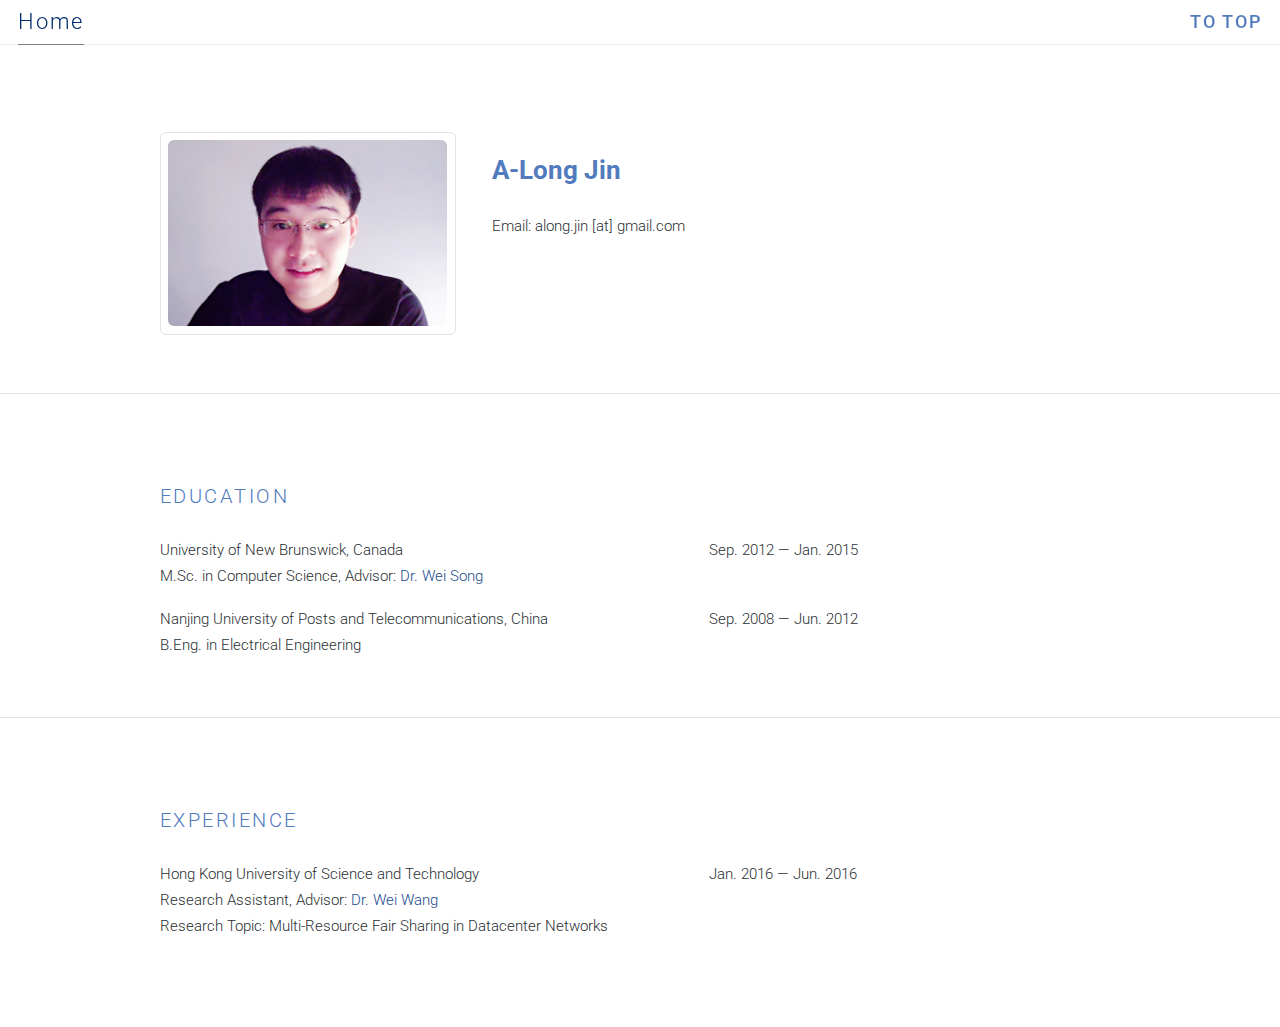
<file: index.html>
<!DOCTYPE HTML>
<!--
	Ion by TEMPLATED
	templated.co @templatedco
	Released for free under the Creative Commons Attribution 3.0 license (templated.co/license)
-->
<html>
	<head>
		<title>A-Long Jin</title>
		<link rel="icon" href="images/favicon.png" />
		<meta http-equiv="content-type" content="text/html; charset=utf-8" />
		<meta name="description" content="" />
		<meta name="keywords" content="" />
		<script src="js/jquery.min.js"></script>
		<script src="js/skel.min.js"></script>
		<script src="js/skel-layers.min.js"></script>
		<script src="js/init.js"></script>
		<noscript>
			<link rel="stylesheet" href="css/skel.css" />
			<link rel="stylesheet" href="css/style.css" />
			<link rel="stylesheet" href="css/style-xlarge.css" />
		</noscript>
	</head>
	
	<body id="top">
		<!-- Header -->
			<header id="header" class="skel-layers-fixed">
				<nav id="nav">
					<ul class="ul navigate">
						<li><a href="index.html" class="current">Home</a></li>
					</ul>
				</nav>
				<h1><a href="index.html">To Top</a></h1>
			</header>

		<!-- Main -->
			<section id="affiliations" class="wrapper style1">
				<div class="container">
					<div class="row">
						<div class="4u">
							<section class="box full">
								<img class="image full" src="images/AJ.jpeg" alt="" /></a>
							</section>
						</div>
						<div class="6u">
							<section>
								<br>
								<p style="font-size: 1.75em; font-weight: bold; color: #527bbd">A-Long Jin</p>
								<p style="margin-top: -12pt">
									Email: along.jin [at] gmail.com
									<br>
								</p>
							</section>
						</div>
					</div>
				</div>
			</section>

			<hr class="tight" />

			<section id="education" class="wrapper style1">
				<div class="container">
					<h2>Education</h2>
					<p>
						<table>
							<col width="200">
							<col width="150">
  							<tr>
								<td>University of New Brunswick, Canada</td> <td>Sep. 2012 &mdash; Jan. 2015</td>
  							</tr>
							<tr>
 								<td colspan="2">M.Sc. in Computer Science, Advisor: <a href="http://www.cs.unb.ca/~wsong">Dr. Wei Song</a></td>
							</tr>
						</table>
					</p>

					<p style="margin-top: -12px">
						<table>
							<col width="200">
							<col width="150">
  							<tr>
								<td>Nanjing University of Posts and Telecommunications, China</td> <td>Sep. 2008 &mdash; Jun. 2012</td>
  							</tr>
							<tr>
 								<td colspan="2">B.Eng. in Electrical Engineering</td>
							</tr>
						</table>
					</p>				
				</div>
			</section>
			
			<hr class="tight" />
			
			<section id="experience" class="wrapper style1">
				<div class="container">
					<h2>Experience</h2>
					<p>
						<table>
							<col width="200">
							<col width="150">
  							<tr>
								<td>Hong Kong University of Science and Technology</td> <td>Jan. 2016 &mdash; Jun. 2016</td>
  							</tr>
							<tr>
 								<td colspan="2">Research Assistant, Advisor: <a href="https://home.cse.ust.hk/~weiwa">Dr. Wei Wang</a></td>
							</tr>
							<tr>
 								<td colspan="2">Research Topic: Multi-Resource Fair Sharing in Datacenter Networks</td>
							</tr>
						</table>
					</p>
				</div>
			</section>
	</body>
</html>
</file>
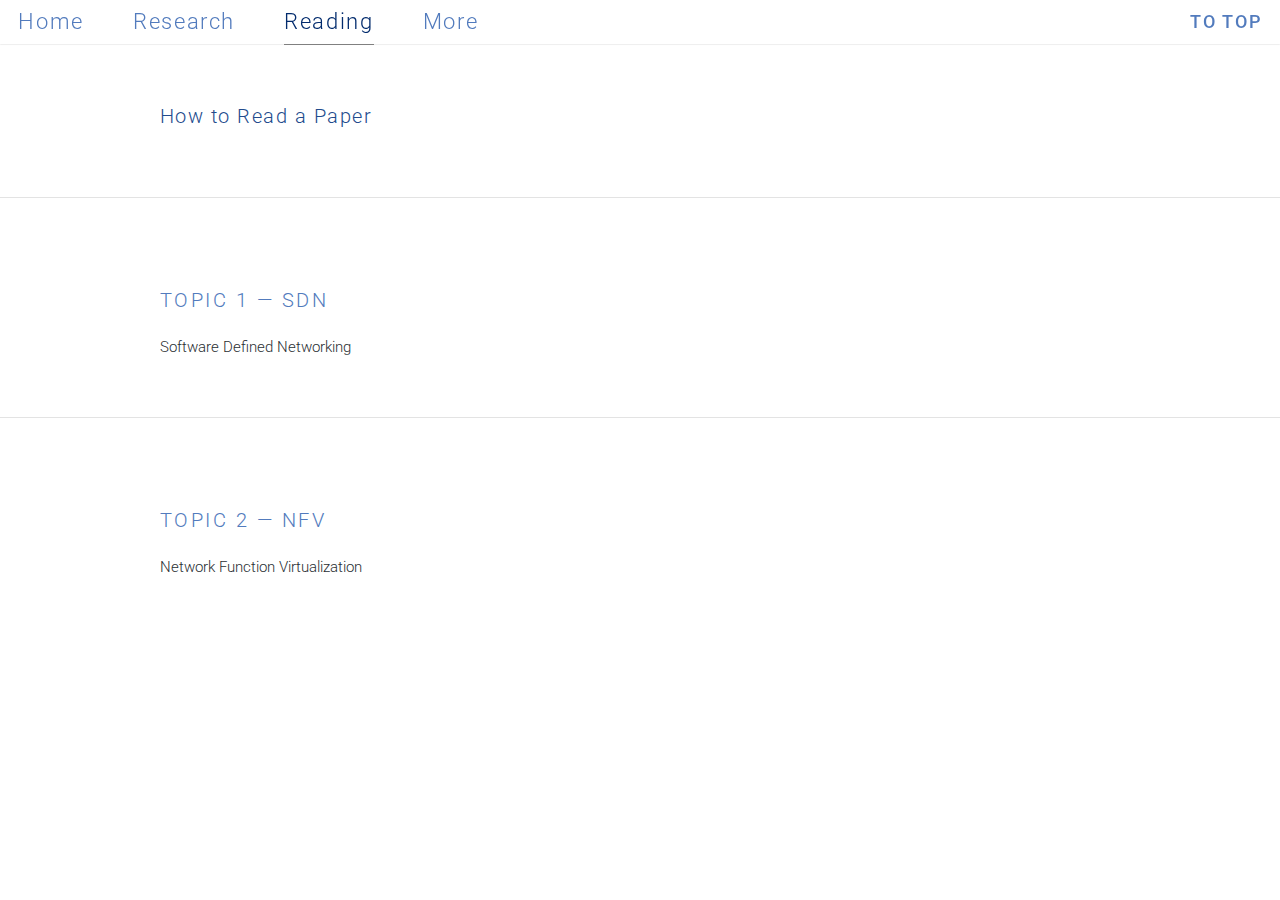
<file: reading.html>
<!DOCTYPE HTML>
<!--
	Ion by TEMPLATED
	templated.co @templatedco
	Released for free under the Creative Commons Attribution 3.0 license (templated.co/license)
-->
<html>
	<head>
		<title>Reading</title>
		<link rel="icon" href="images/favicon.png" />
		<meta http-equiv="content-type" content="text/html; charset=utf-8" />
		<meta name="description" content="" />
		<meta name="keywords" content="" />
		<script src="js/jquery.min.js"></script>
		<script src="js/skel.min.js"></script>
		<script src="js/skel-layers.min.js"></script>
		<script src="js/init.js"></script>
		<noscript>
			<link rel="stylesheet" href="css/skel.css" />
			<link rel="stylesheet" href="css/style.css" />
			<link rel="stylesheet" href="css/style-xlarge.css" />
		</noscript>
	</head>
	
	<body id="top">
		<!-- Header -->
			<header id="header" class="skel-layers-fixed">
				<nav id="nav">
					<ul class="ul navigate">
						<li><a href="index.html">Home</a></li>
						<li><a href="research.html">Research</a></li>
						<li><a href="reading.html" class="current">Reading</a></li>
						<li><a href="more.html">More</a></li>
					</ul>
				</nav>
				<h1><a href="reading.html">To Top</a></h1>
			</header>
			
		<!-- Main -->
			<section class="wrapper style1">
				<div class="container">
					<p style="font-size: 1.35em; line-height: 1.5em; margin-top: -1.5em; letter-spacing: 0.075em">
						<a href="doc/PaperReading.pdf">How to Read a Paper</a>
						<br>
					</p>
				</div>
			</section>
			
			<hr class="tight" />
			
			<section class="wrapper style1">
				<div class="container">
					<h2>Topic 1 &mdash; SDN</h2>
					<p>
						Software Defined Networking
						<br>
					</p>
				</div>
			</section>
			
			<hr class="tight" />
			
			<section class="wrapper style1">
				<div class="container">
					<h2>Topic 2 &mdash; NFV</h2>
					<p>
						Network Function Virtualization
						<br>
					</p>
				</div>
			</section>
	</body>
</html>
</file>
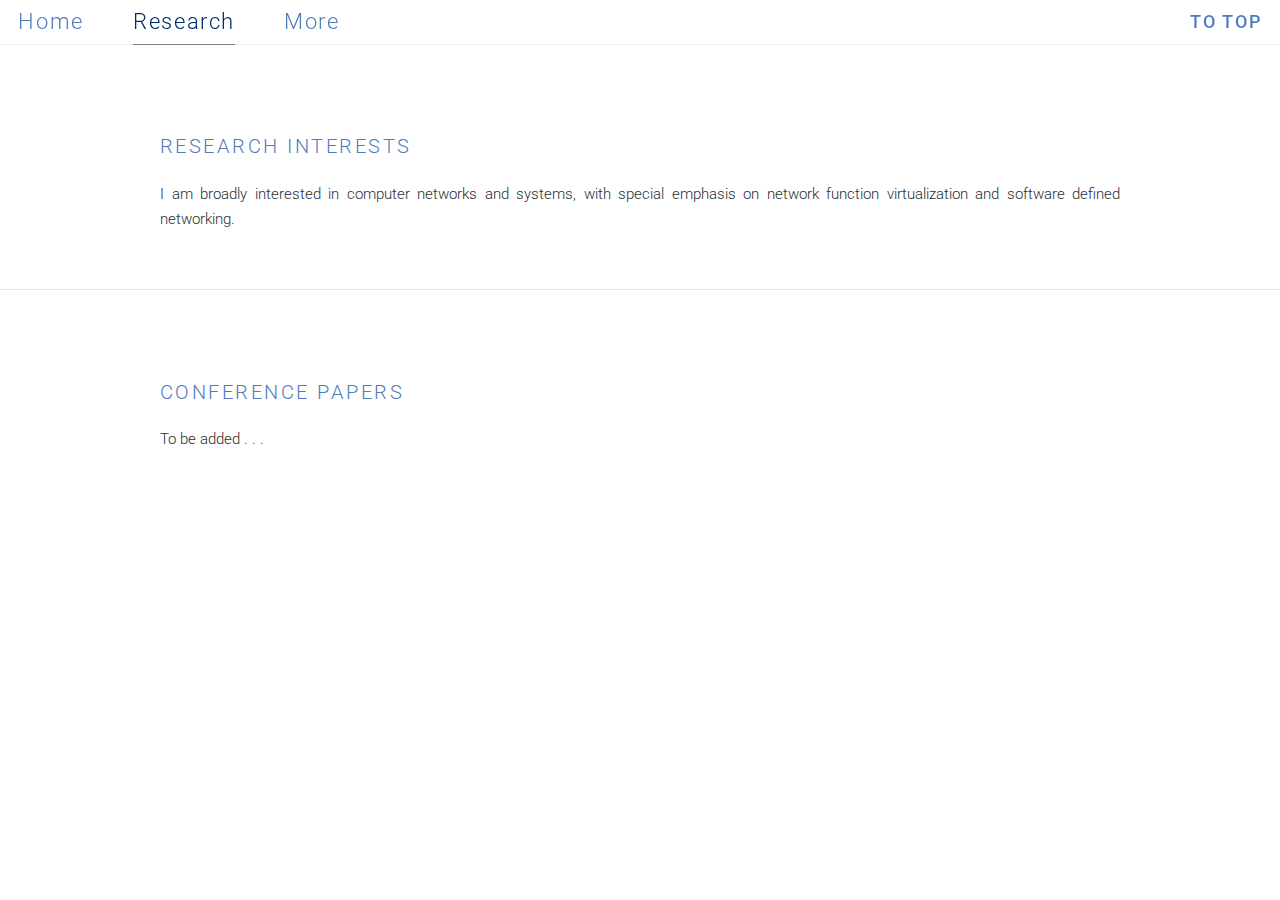
<file: research.html>
<!DOCTYPE HTML>
<!--
	Ion by TEMPLATED
	templated.co @templatedco
	Released for free under the Creative Commons Attribution 3.0 license (templated.co/license)
-->
<html>
	<head>
		<title>Research</title>
		<link rel="icon" href="images/favicon.png" />
		<meta http-equiv="content-type" content="text/html; charset=utf-8" />
		<meta name="description" content="" />
		<meta name="keywords" content="" />
		<script src="js/jquery.min.js"></script>
		<script src="js/skel.min.js"></script>
		<script src="js/skel-layers.min.js"></script>
		<script src="js/init.js"></script>
		<noscript>
			<link rel="stylesheet" href="css/skel.css" />
			<link rel="stylesheet" href="css/style.css" />
			<link rel="stylesheet" href="css/style-xlarge.css" />
		</noscript>
	</head>
	
	<body id="top">
		<!-- Header -->
			<header id="header" class="skel-layers-fixed">
				<nav id="nav">
					<ul class="ul navigate">
						<li><a href="index.html">Home</a></li>
						<li><a href="research.html" class="current">Research</a></li>
						<li><a href="more.html">More</a></li>
					</ul>
				</nav>
				<h1><a href="research.html">To Top</a></h1>
			</header>
			
		<!-- Main -->	
			<section id="interest" class="wrapper style1">
				<div class="container">
					<h2>Research Interests</h2>
					<p>
						I am broadly interested in computer networks and systems, with special emphasis on network function virtualization and software defined networking.
						<br>
					</p>
				</div>
			</section>
			
			<hr class="tight" />
			
			<section id="conference" class="wrapper style1">
				<div class="container">
					<h2>Conference Papers</h2>
					<p>
						To be added . . .
						<br>
					</p>
				</div>
			</section>
	</body>
</html>
</file>
<file: css/style-xlarge.css>
/*
	Ion by TEMPLATED
	templated.co @templatedco
	Released for free under the Creative Commons Attribution 3.0 license (templated.co/license)
*/

/* Basic */

	body, input, select, textarea {
		font-size: 12pt;
	}

/* Banner */

	#banner {
		padding: 9em 0;
	}
</file>
<file: css/skel.css>
/* Resets (http://meyerweb.com/eric/tools/css/reset/ | v2.0 | 20110126 | License: none (public domain)) */

	html,body,div,span,applet,object,iframe,h1,h2,h3,h4,h5,h6,p,blockquote,pre,a,abbr,acronym,address,big,cite,code,del,dfn,em,img,ins,kbd,q,s,samp,small,strike,strong,sub,sup,tt,var,b,u,i,center,dl,dt,dd,ol,ul,li,fieldset,form,label,legend,table,caption,tbody,tfoot,thead,tr,th,td,article,aside,canvas,details,embed,figure,figcaption,footer,header,hgroup,menu,nav,output,ruby,section,summary,time,mark,audio,video{margin:0;padding:0;border:0;font-size:100%;font:inherit;vertical-align:baseline;}article,aside,details,figcaption,figure,footer,header,hgroup,menu,nav,section{display:block;}body{line-height:1;}ol,ul{list-style:none;}blockquote,q{quotes:none;}blockquote:before,blockquote:after,q:before,q:after{content:'';content:none;}table{border-collapse:collapse;border-spacing:0;}body{-webkit-text-size-adjust:none}

/* Box Model */

	*, *:before, *:after {
		-moz-box-sizing: border-box;
		-webkit-box-sizing: border-box;
		box-sizing: border-box;
	}

/* Container */

	body {
		/* min-width: (containers) */
		min-width: 1200px;
	}

	.container {
		margin-left: auto;
		margin-right: auto;
		
		/* width: (containers) */
		width: 1200px;
	}

	/* Modifiers */
	
		.container.small {
			/* width: (containers) * 0.75; */
			width: 900px;
		}

		.container.big {
			width: 100%;

			/* max-width: (containers) * 1.25; */
			max-width: 1500px;

			/* min-width: (containers); */
			min-width: 1200px;
		}

/* Grid */

	.\31 2u { width: 100% }
	.\31 1u { width: 91.6666666667% }
	.\31 0u { width: 83.3333333333% }
	.\39 u { width: 75% }
	.\38 u { width: 66.6666666667% }
	.\37 u { width: 58.3333333333% }
	.\36 u { width: 50% }
	.\35 u { width: 41.6666666667% }
	.\34 u { width: 33.3333333333% }
	.\33 u { width: 25% }
	.\32 u { width: 16.6666666667% }
	.\31 u { width: 8.3333333333% }
	.\-11u { margin-left: 91.6666666667% }
	.\-10u { margin-left: 83.3333333333% }
	.\-9u { margin-left: 75% }
	.\-8u { margin-left: 66.6666666667% }
	.\-7u { margin-left: 58.3333333333% }
	.\-6u { margin-left: 50% }
	.\-5u { margin-left: 41.6666666667% }
	.\-4u { margin-left: 33.3333333333% }
	.\-3u { margin-left: 25% }
	.\-2u { margin-left: 16.6666666667% }
	.\-1u { margin-left: 8.3333333333% }

	/* Rows */

		.row > * {
			float: left;
		}

		
		.row:after {
			content: '';
			display: block;
			clear: both;
			height: 0;
		}

		.row:first-child > * {
			padding-top: 0 !important;
		}

		.row.uniform > * > :first-child {
			margin-top: 0;
		}

		.row.uniform > * > :last-child {
			margin-bottom: 0;
		}

		/* Normal */

			.row > * {
				/* padding-left: (gutters.vertical) */
				padding-left: 4em;
			}

			.row + .row > * {
				/* padding: (gutters.horizontal) 0 0 (gutters.vertical) */
				padding: 0 0 0 4em;
			}

			.row {
				/* margin-left: -(gutters.vertical) */
				margin-left: -4em;
			}

			.row + .row.uniform > * {
				/* padding: (gutters.vertical) 0 0 (gutters.vertical) */
				padding: 4em 0 0 4em;
			}

		/* Flush */

			.row.flush > * {
				padding-left: 0;
			}

			.row + .row.flush > * {
				padding: 0;
			}

			.row.flush {
				margin-left: 0;
			}

			.row + .row.uniform.flush > * {
				padding: 0;
			}

		/* Quarter */

			.row.quarter > * {
				/* padding-left: (gutters.vertical * 0.25) */
				padding-left: 1em;
			}

			.row + .row.quarter > * {
				/* padding: (gutters.horizontal * 0.25) 0 0 (gutters.vertical * 0.25) */
				padding: 0 0 0 1em;
			}

			.row.quarter {
				/* margin-left: -(gutters.vertical * 0.25) */
				margin-left: -1em;
			}

			.row + .row.uniform.quarter > * {
				/* padding: (gutters.vertical * 0.25) 0 0 (gutters.vertical * 0.25) */
				padding: 1em 0 0 1em;
			}

		/* Half */

			.row.half > * {
				/* padding-left: (gutters.vertical * 0.5) */
				padding-left: 2em;
			}

			.row + .row.half > * {
				/* padding: (gutters.horizontal * 0.5) 0 0 (gutters.vertical * 0.5) */
				padding: 0 0 0 2em;
			}

			.row.half {
				/* margin-left: -(gutters.vertical * 0.5) */
				margin-left: -2em;
			}

			.row + .row.uniform.half > * {
				/* padding: (gutters.vertical * 0.5) 0 0 (gutters.vertical * 0.5) */
				padding: 2em 0 0 2em;
			}

		/* One and (a) Half */

			.row.oneandhalf > * {
				/* padding-left: (gutters.vertical * 1.5) */
				padding-left: 6em;
			}

			.row + .row.oneandhalf > * {
				/* padding: (gutters.horizontal * 1.5) 0 0 (gutters.vertical * 1.5) */
				padding: 0 0 0 6em;
			}

			.row.oneandhalf {
				/* margin-left: -(gutters.vertical * 1.5) */
				margin-left: -6em;
			}

			.row + .row.uniform.oneandhalf > * {
				/* padding: (gutters.vertical * 1.5) 0 0 (gutters.vertical * 1.5) */
				padding: 6em 0 0 6em;
			}

		/* Double */

			.row.double > * {
				/* padding-left: (gutters.vertical * 2) */
				padding-left: 8em;
			}

			.row + .row.double > * {
				/* padding: (gutters.horizontal * 2) 0 0 (gutters.vertical * 2) */
				padding: 0 0 0 8em;
			}

			.row.double {
				/* margin-left: -(gutters.vertical * 2) */
				margin-left: -8em;
			}

			.row + .row.uniform.double > * {
				/* padding: (gutters.vertical * 2) 0 0 (gutters.vertical * 2) */
				padding: 8em 0 0 8em;
			}
</file>
<file: css/style.css>
@charset "UTF-8";
@import url(academicons.css);
@import url(font-awesome.min.css);
@import url("http://fonts.googleapis.com/css?family=Roboto:500,300");

/*
	Ion by TEMPLATED
	templated.co @templatedco
	Released for free under the Creative Commons Attribution 3.0 license (templated.co/license)
*/

/* Basic */

	body {
		background: #fff;
	}

	body, input, select, textarea {
		/*color: #555f66;*/
		font-family: "HelveticaNeue-Light", "Helvetica Neue Light", "Helvetica Neue", "Roboto", Helvetica, Arial, sans-serif;
		font-size: 1.0em;
		font-weight: 300;
		line-height: 1.75em;
	}

	a {
		/*color: #0BBDE0;*/
		color: #224b8d;
		text-decoration: none;
	}

		a:hover {
			border-bottom: 1px gray dotted;
		}
		
		a.style2color {
			color: #c5c7c8;
		}

	strong, b {
		color: #666f77;
		font-weight: 500;
	}

	em, i {
		font-style: italic;
	}

	p {
		margin: 0 0 1.8em 0;
		font-size: 1.0em;
		text-align: justify;
	}

	h1, h2, h3, h4, h5, h6 {
		/*color: #666f77;*/
		color: #527bbd;
		font-weight: 300;
		line-height: 1em;
		margin: 0 0 1em 0;
		text-transform: uppercase;
		letter-spacing: 0.125em;
	}

		h1 a, h2 a, h3 a, h4 a, h5 a, h6 a {
			color: inherit;
			text-decoration: none;
		}

	h2 {
		font-size: 1.35em;
		line-height: 1.5em;
	}

	h3 {
		font-size: 1.25em;
		line-height: 1.5em;
	}

	h4 {
		font-size: 1.0em;
		line-height: 1.5em;
	}

	h5 {
		font-size: 0.9em;
		line-height: 1.5em;
	}

	h6 {
		font-size: 0.7em;
		line-height: 1.5em;
	}

	sub {
		font-size: 0.8em;
		position: relative;
		top: 0.5em;
	}

	sup {
		font-size: 0.8em;
		position: relative;
		top: -0.5em;
	}

	hr {
		border: 0;
		border-bottom: solid 1px rgba(144, 144, 144, 0.25);
		margin: 3em 0;
	}

		hr.major {
			margin: 2em 0 5em 0;
		}
		
		hr.tight {
			margin: -2em 0 0 0;
		}

	blockquote {
		border-left: solid 4px rgba(144, 144, 144, 0.25);
		font-style: italic;
		margin: 0 0 2em 0;
		padding: 0.5em 0 0.5em 2em;
	}

	code {
		background: rgba(144, 144, 144, 0.075);
		border-radius: 6px;
		border: solid 1px rgba(144, 144, 144, 0.25);
		font-family: "Courier New", monospace;
		font-size: 0.9em;
		margin: 0 0.25em;
		padding: 0.25em 0.65em;
	}
	

	pre {
		-webkit-overflow-scrolling: touch;
		font-family: "Courier New", monospace;
		font-size: 0.9em;
		margin: 0 0 2em 0;
		overflow-x: auto;
	}

		pre code {
			display: block;
			line-height: 1.75em;
			padding: 1em 1.5em;
		}

	.align-left {
		text-align: left;
	}

	.align-center {
		text-align: center;
	}

	.align-right {
		text-align: right;
	}

/* Section/Article */

	section.special, article.special {
		text-align: center;
	}
	
	section.contactpage {
		text-align: center;
		font-size: 1.2em;
	}

	header p {
		color: #bbb;
		position: relative;
		margin: 0 0 1.5em 0;
	}

	header h2 + p {
		font-size: 1.25em;
		margin-top: -1em;
		line-height: 1.5em;
	}

	header h3 + p {
		font-size: 1.1em;
		margin-top: -0.85em;
		line-height: 1.5em;
	}

	header h4 + p,
	header h5 + p,
	header h6 + p {
		font-size: 0.9em;
		margin-top: -0.75em;
		line-height: 1.5em;
	}

	header.major {
		text-align: center;
		margin: 0 0 3em 0;
	}

		header.major h2 {
			font-size: 2.0em;
		}

		header.major h2 + p {
			color: #666f77;
			font-size: 1.5em;
			margin: -1em 0 2em 0;
			text-align: center;
		}

/* Form */

	form {
		margin: 0 0 2em 0;
	}

	label {
		color: #666f77;
		display: block;
		font-size: 0.9em;
		font-weight: 500;
		margin: 0 0 1em 0;
	}

	input[type="text"],
	input[type="password"],
	input[type="email"],
	select,
	textarea {
		-moz-appearance: none;
		-webkit-appearance: none;
		-o-appearance: none;
		-ms-appearance: none;
		appearance: none;
		background: rgba(144, 144, 144, 0.075);
		border-radius: 6px;
		border: none;
		border: solid 1px rgba(144, 144, 144, 0.25);
		color: inherit;
		display: block;
		outline: 0;
		padding: 0 1em;
		text-decoration: none;
		width: 100%;
	}

		input[type="text"]:invalid,
		input[type="password"]:invalid,
		input[type="email"]:invalid,
		select:invalid,
		textarea:invalid {
			box-shadow: none;
		}

		input[type="text"]:focus,
		input[type="password"]:focus,
		input[type="email"]:focus,
		select:focus,
		textarea:focus {
			border-color: #629DD1;
			box-shadow: 0 0 0 1px #629DD1;
		}

	.select-wrapper {
		text-decoration: none;
		display: block;
		position: relative;
	}

		.select-wrapper:before {
			content: "";
			-moz-osx-font-smoothing: grayscale;
			-webkit-font-smoothing: antialiased;
			font-family: FontAwesome;
			font-style: normal;
			font-weight: normal;
			text-transform: none !important;
		}

		.select-wrapper:before {
			color: rgba(144, 144, 144, 0.25);
			display: block;
			height: 2.75em;
			line-height: 2.75em;
			pointer-events: none;
			position: absolute;
			right: 0;
			text-align: center;
			top: 0;
			width: 2.75em;
		}

		.select-wrapper select::-ms-expand {
			display: none;
		}

	input[type="text"],
	input[type="password"],
	input[type="email"],
	select {
		height: 2.75em;
	}

	textarea {
		padding: 0.75em 1em;
	}

	input[type="checkbox"],
	input[type="radio"] {
		-moz-appearance: none;
		-webkit-appearance: none;
		-o-appearance: none;
		-ms-appearance: none;
		appearance: none;
		display: block;
		float: left;
		margin-right: -2em;
		opacity: 0;
		width: 1em;
		z-index: -1;
	}

		input[type="checkbox"] + label,
		input[type="radio"] + label {
			text-decoration: none;
			color: #555f66;
			cursor: pointer;
			display: inline-block;
			font-size: 1.0em;
			font-weight: 300;
			padding-left: 2.4em;
			padding-right: 0.75em;
			position: relative;
		}

			input[type="checkbox"] + label:before,
			input[type="radio"] + label:before {
				-moz-osx-font-smoothing: grayscale;
				-webkit-font-smoothing: antialiased;
				font-family: FontAwesome;
				font-style: normal;
				font-weight: normal;
				text-transform: none !important;
			}

			input[type="checkbox"] + label:before,
			input[type="radio"] + label:before {
				background: rgba(144, 144, 144, 0.075);
				border-radius: 6px;
				border: solid 1px rgba(144, 144, 144, 0.25);
				content: '';
				display: inline-block;
				height: 1.65em;
				left: 0;
				line-height: 1.58125em;
				position: absolute;
				text-align: center;
				top: 0;
				width: 1.65em;
			}

		input[type="checkbox"]:checked + label:before,
		input[type="radio"]:checked + label:before {
			background: #192024;
			border-color: #192024;
			color: #ffffff;
			content: '\f00c';
		}

		input[type="checkbox"]:focus + label:before,
		input[type="radio"]:focus + label:before {
			border-color: #629DD1;
			box-shadow: 0 0 0 1px #629DD1;
		}

	input[type="checkbox"] + label:before {
		border-radius: 6px;
	}

	input[type="radio"] + label:before {
		border-radius: 100%;
	}

	::-webkit-input-placeholder {
		color: #bbb !important;
		opacity: 1.0;
	}

	:-moz-placeholder {
		color: #bbb !important;
		opacity: 1.0;
	}

	::-moz-placeholder {
		color: #bbb !important;
		opacity: 1.0;
	}

	:-ms-input-placeholder {
		color: #bbb !important;
		opacity: 1.0;
	}

	.formerize-placeholder {
		color: #bbb !important;
		opacity: 1.0;
	}

/* Box */

	.box {
		border-radius: 6px;
		border: solid 1px rgba(144, 144, 144, 0.25);
		margin-bottom: 2em;
		padding: 3em 2em;
	}

		.box > :last-child,
		.box > :last-child > :last-child,
		.box > :last-child > :last-child > :last-child {
			margin-bottom: 0;
		}

		.box.alt {
			border: 0;
			border-radius: 0;
			padding: 0;
			text-align: center;
		}
		
		.box.full {
			border: solid 1px rgba(144, 144, 144, 0.25);
			border-radius: 6px;
			padding: 0.5em;
			text-align: center;
		}

/* Icon */

	.icon {
		text-decoration: none;
		border-bottom: none;
		position: relative;
	}

		.icon:before {
			-moz-osx-font-smoothing: grayscale;
			-webkit-font-smoothing: antialiased;
			font-family: FontAwesome;
			font-style: normal;
			font-weight: normal;
			text-transform: none !important;
		}

		.icon > .label {
			display: none;
		}

		.icon.major {
			display: inline-block;
			margin: 0 0 1.25em 0;
			color: #ffffff;
			background: #629DD1;
			width: 3em;
			height: 3em;
			font-size: 2.0em;
			text-align: center;
			line-height: 3em;
			border-radius: 100%;
			box-shadow: 0 0 0 10px #fff, 0 0 0 11px rgba(144, 144, 144, 0.25);
		}

/* Image */

	.image {
		border-radius: 6px;
		border: 0;
		display: inline-block;
		position: relative;
	}

		.image img {
			border-radius: 6px;
			display: block;
		}

		.image.left {
			float: left;
			padding: 0 1.5em 1em 0;
			top: 0.25em;
		}

		.image.right {
			float: right;
			padding: 0 0 1em 1.5em;
			top: 0.25em;
		}

		.image.fit {
			display: block;
			margin: 0 0 2em 0;
			width: 100%;
		}		

			.image.fit img {
				display: block;
				width: 100%;
			}
			
		.image.full{
			display: block;
			width: 100%;
			margin: 0 0 0 0;
		}
			
			.image.full img {
				display: block;
				width: 100%;
			}

/* List */

	ol {
		list-style: decimal;
		margin: 0 0 2em 0;
		padding-left: 1.25em;
	}

		ol li {
			padding-left: 0.25em;
			margin: 0 0 0.8em 0;
			font-size: 1.0em;
		}

	ul {
		list-style: disc;
		margin: 0 0 2em 0;
		padding-left: 1em;
	}
	
	ul.navigate{
		font-size: 1.5em;
	}

		ul li {
			padding-left: 0.5em;
		}

		ul.alt {
			list-style: none;
			padding-left: 0;
		}

			ul.alt li {
				border-top: solid 1px rgba(144, 144, 144, 0.25);
				padding: 0.5em 0;
			}

				ul.alt li:first-child {
					border-top: 0;
					padding-top: 0;
				}

		ul.icons {
			cursor: default;
			list-style: none;
			padding-left: 0;
		}

			ul.icons li {
				display: inline-block;
				padding: 0 1.25em 0 0;
			}

				ul.icons li:last-child {
					padding-right: 0;
				}

				ul.icons li .icon:before {
					font-size: 1.5em;
				}

		ul.actions {
			cursor: default;
			list-style: none;
			padding-left: 0;
		}

			ul.actions li {
				display: inline-block;
				padding: 0 1em 0 0;
				vertical-align: middle;
			}

				ul.actions li:last-child {
					padding-right: 0;
				}

			ul.actions.small li {
				padding: 0 0.5em 0 0;
			}

			ul.actions.vertical li {
				display: block;
				padding: 1em 0 0 0;
			}

				ul.actions.vertical li:first-child {
					padding-top: 0;
				}

				ul.actions.vertical li > * {
					margin-bottom: 0;
				}

			ul.actions.vertical.small li {
				padding: 0.5em 0 0 0;
			}

				ul.actions.vertical.small li:first-child {
					padding-top: 0;
				}

			ul.actions.fit {
				display: table;
				margin-left: -1em;
				padding: 0;
				table-layout: fixed;
				width: calc(100% + 1em);
			}

				ul.actions.fit li {
					display: table-cell;
					padding: 0 0 0 1em;
				}

					ul.actions.fit li > * {
						margin-bottom: 0;
					}

				ul.actions.fit.small {
					margin-left: -0.5em;
					width: calc(100% + 0.5em);
				}

					ul.actions.fit.small li {
						padding: 0 0 0 0.5em;
					}

	dl {
		margin: 0 0 2em 0;
	}

/* Table */

	.table-wrapper {
		-webkit-overflow-scrolling: touch;
		overflow-x: auto;
	}

	table {
		margin: 0 0 2em 0;
		width: 100%;
	}

		/*table tbody tr {
			border: solid 1px rgba(144, 144, 144, 0.25);
			border-left: 0;
			border-right: 0;
		}

			table tbody tr:nth-child(2n + 1) {
				background-color: rgba(144, 144, 144, 0.075);
			}

		table td {
			padding: 0.75em 0.75em;
		}*/

		table th {
			color: #666f77;
			font-size: 0.9em;
			font-weight: 500;
			padding: 0 0.75em 0.75em 0.75em;
			text-align: left;
		}

		table thead {
			border-bottom: solid 2px rgba(144, 144, 144, 0.25);
		}

		table tfoot {
			border-top: solid 2px rgba(144, 144, 144, 0.25);
		}

		table.alt {
			border-collapse: separate;
		}

			table.alt tbody tr td {
				border: solid 1px rgba(144, 144, 144, 0.25);
				border-left-width: 0;
				border-top-width: 0;
			}

				table.alt tbody tr td:first-child {
					border-left-width: 1px;
				}

			table.alt tbody tr:first-child td {
				border-top-width: 1px;
			}

			table.alt thead {
				border-bottom: 0;
			}

			table.alt tfoot {
				border-top: 0;
			}

/* Button */

	input[type="submit"],
	input[type="reset"],
	input[type="button"],
	.button {
		-moz-appearance: none;
		-webkit-appearance: none;
		-o-appearance: none;
		-ms-appearance: none;
		appearance: none;
		-moz-transition: background-color 0.2s ease-in-out, color 0.2s ease-in-out;
		-webkit-transition: background-color 0.2s ease-in-out, color 0.2s ease-in-out;
		-o-transition: background-color 0.2s ease-in-out, color 0.2s ease-in-out;
		-ms-transition: background-color 0.2s ease-in-out, color 0.2s ease-in-out;
		transition: background-color 0.2s ease-in-out, color 0.2s ease-in-out;
		background-color: #192024;
		border-radius: 6px;
		border: 0;
		color: #ffffff !important;
		cursor: pointer;
		display: inline-block;
		font-weight: 300;
		text-transform: uppercase;
		letter-spacing: 0.125em;
		font-size: 0.9em;
		height: 2.85em;
		line-height: 2.85em;
		padding: 0 1.75em;
		text-align: center;
		text-decoration: none;
		white-space: nowrap;
		text-indent: 0.25em;
	}

		input[type="submit"]:hover,
		input[type="reset"]:hover,
		input[type="button"]:hover,
		.button:hover {
			background-color: #232d33;
		}

		input[type="submit"]:active,
		input[type="reset"]:active,
		input[type="button"]:active,
		.button:active {
			background-color: #0f1315;
		}

		input[type="submit"].icon,
		input[type="reset"].icon,
		input[type="button"].icon,
		.button.icon {
			padding-left: 1.35em;
		}

			input[type="submit"].icon:before,
			input[type="reset"].icon:before,
			input[type="button"].icon:before,
			.button.icon:before {
				margin-right: 0.5em;
			}

		input[type="submit"].fit,
		input[type="reset"].fit,
		input[type="button"].fit,
		.button.fit {
			display: block;
			margin: 0 0 1em 0;
			width: 100%;
		}

		input[type="submit"].small,
		input[type="reset"].small,
		input[type="button"].small,
		.button.small {
			font-size: 0.7em;
		}

		input[type="submit"].big,
		input[type="reset"].big,
		input[type="button"].big,
		.button.big {
			font-size: 1.2em;
			height: 2.65em;
			line-height: 2.65em;
		}

		input[type="submit"].alt,
		input[type="reset"].alt,
		input[type="button"].alt,
		.button.alt {
			background-color: transparent;
			box-shadow: inset 0 0 0 2px rgba(144, 144, 144, 0.75);
			color: #666f77 !important;
		}

			input[type="submit"].alt:hover,
			input[type="reset"].alt:hover,
			input[type="button"].alt:hover,
			.button.alt:hover {
				background-color: rgba(144, 144, 144, 0.075);
			}

			input[type="submit"].alt:active,
			input[type="reset"].alt:active,
			input[type="button"].alt:active,
			.button.alt:active {
				background-color: rgba(144, 144, 144, 0.2);
			}

			input[type="submit"].alt.icon:before,
			input[type="reset"].alt.icon:before,
			input[type="button"].alt.icon:before,
			.button.alt.icon:before {
				color: #bbb;
			}

		input[type="submit"].special,
		input[type="reset"].special,
		input[type="button"].special,
		.button.special {
			background-color: #629DD1;
			color: #ffffff !important;
		}

			input[type="submit"].special:hover,
			input[type="reset"].special:hover,
			input[type="button"].special:hover,
			.button.special:hover {
				background-color: #76a9d7;
			}

			input[type="submit"].special:active,
			input[type="reset"].special:active,
			input[type="button"].special:active,
			.button.special:active {
				background-color: #4e91cb;
			}

		input[type="submit"].disabled, input[type="submit"]:disabled,
		input[type="reset"].disabled,
		input[type="reset"]:disabled,
		input[type="button"].disabled,
		input[type="button"]:disabled,
		.button.disabled,
		.button:disabled {
			background-color: #555f66 !important;
			box-shadow: inset 0 -0.15em 0 0 rgba(0, 0, 0, 0.15);
			color: #fff !important;
			cursor: default;
			opacity: 0.25;
		}

/* Wrapper */

	.wrapper {
		padding: 6em 0 4em 0;
	}

		.wrapper.style1 {
			background: #fff;
			color: #2a2f33;
		}

		.wrapper.style2 {
			background: #192024;
			color: #c5c7c8;
		}

			.wrapper.style2 h2, .wrapper.style2 h3, .wrapper.style2 h4, .wrapper.style2 h5, .wrapper.style2 h6 {
				color: #ffffff;
			}

			.wrapper.style2 header p {
				color: #a3a5a7;
			}

			.wrapper.style2 .button.alt {
				box-shadow: inset 0 0 0 2px rgba(144, 144, 144, 0.75);
				color: #ffffff !important;
			}

				.wrapper.style2 .button.alt:hover {
					background-color: rgba(144, 144, 144, 0.275);
				}

				.wrapper.style2 .button.alt:active {
					background-color: rgba(144, 144, 144, 0.4);
				}

				.wrapper.style2 .button.alt.icon:before {
					color: #a3a5a7;
				}

/* Header */

	#skel-layers-wrapper {
		padding-top: 3em;
	}

	#header {
		background: #fff;
		/*color: #555f66;*/
		cursor: default;
		height: 3em;
		left: 0;
		line-height: 3em;
		position: fixed;
		top: 0;
		width: 100%;
		z-index: 10000;
		box-shadow: 0 0 0.1em 0 rgba(0, 0, 0, 0.25);
	}

		#header h1 {
			/*color: #666f77;*/
			font-weight: 500;
			height: inherit;
			right: 1.25em;
			line-height: inherit;
			margin: 0;
			padding: 0;
			position: absolute;
			top: 0;
		}

			#header h1 a {
				font-size: 1.25em;
				font-family: "Roboto", Helvetica, Arial, sans-serif;
			}

		#header nav {
			height: inherit;
			line-height: inherit;
			position: absolute;
			left: 1.25em;
			top: 0;
			vertical-align: middle;
		}

			#header nav > ul {
				list-style: none;
				margin: 0;
				padding-left: 0;
			}

				#header nav > ul > li {
					border-radius: 6px;
					display: inline-block;
					margin-left: 2em;
					padding-left: 0;
				}

					#header nav > ul > li a {
						-moz-transition: color 0.2s ease-in-out;
						-webkit-transition: color 0.2s ease-in-out;
						-o-transition: color 0.2s ease-in-out;
						-ms-transition: color 0.2s ease-in-out;
						transition: color 0.2s ease-in-out;
						/*color: #555f66;*/
						color: #527bbd;
						display: inline-block;
						text-decoration: none;
						letter-spacing: 0.075em;
					}

					#header nav > ul > li a.current:link, #header nav > ul > li a.current:visited {
						color: #022b6d;
						border-bottom: 1px gray solid;
					}

					#header nav > ul > li a:hover {
						border-bottom: 1px gray dotted;
					}

					#header nav > ul > li:first-child {
						margin-left: 0;
					}

					#header nav > ul > li .button {
						height: 2.25em;
						line-height: 2.25em;
						margin-bottom: 0;
						padding: 0 1em;
						position: relative;
						top: -0.075em;
						vertical-align: middle;
					}

		#header .container {
			position: relative;
		}

			#header .container h1 {
				left: 0;
			}

			#header .container nav {
				right: 0;
			}

/* Banner */

	#banner {
		background-color: #666666;
		background-image: url("../images/math.png");
		background-size: cover;
		background-position: center center;
		background-repeat: no-repeat;
		color: #d8d8d8;
		padding: 14em 0;
		text-align: center;
		position: relative;
	}

		#banner:before {
			content: '';
			position: absolute;
			left: 0;
			top: 0;
			width: 100%;
			height: 100%;
			background: rgba(64, 72, 80, 0.25);
		}

		#banner .inner {
			position: relative;
			z-index: 1;
		}

			#banner .inner :last-child {
				margin-bottom: 0;
			}

		#banner h2, #banner h3, #banner h4, #banner h5, #banner h6 {
			color: #ffffff;
		}

		#banner .button.alt {
			box-shadow: inset 0 0 0 1px rgba(144, 144, 144, 0.75);
			color: #ffffff !important;
		}

			#banner .button.alt:hover {
				background-color: rgba(144, 144, 144, 0.275);
			}

			#banner .button.alt:active {
				background-color: rgba(144, 144, 144, 0.4);
			}

			#banner .button.alt.icon:before {
				color: #c1c1c1;
			}

		#banner .button {
			min-width: 12em;
		}

		#banner h2 {
			font-size: 4.5em;
			line-height: 1.1em;
			margin: 0 0 0.5em 0;
			padding: 0;
		}

		#banner p {
			font-size: 1.8em;
			margin-bottom: 2em;
			text-align: center;
		}

			#banner p a {
				color: #ffffff;
				text-decoration: none;
			}

/* Footer */

	#footer {
		background: #f8f8f8;
		padding: 4em 0 6em 0;
	}

		#footer a {
			color: inherit;
		}

		#footer .copyright {
			color: #bbb;
			font-size: 0.9em;
			margin: 2em 0 0 0;
			padding: 0;
			text-align: center;
		}

			#footer .copyright li {
				border-left: solid 1px rgba(144, 144, 144, 0.25);
				display: inline-block;
				list-style: none;
				margin-left: 1.5em;
				padding-left: 1.5em;
			}

				#footer .copyright li:first-child {
					border-left: 0;
					margin-left: 0;
					padding-left: 0;
				}

		#footer .icons a {
			color: #bbb;
		}
</file>
